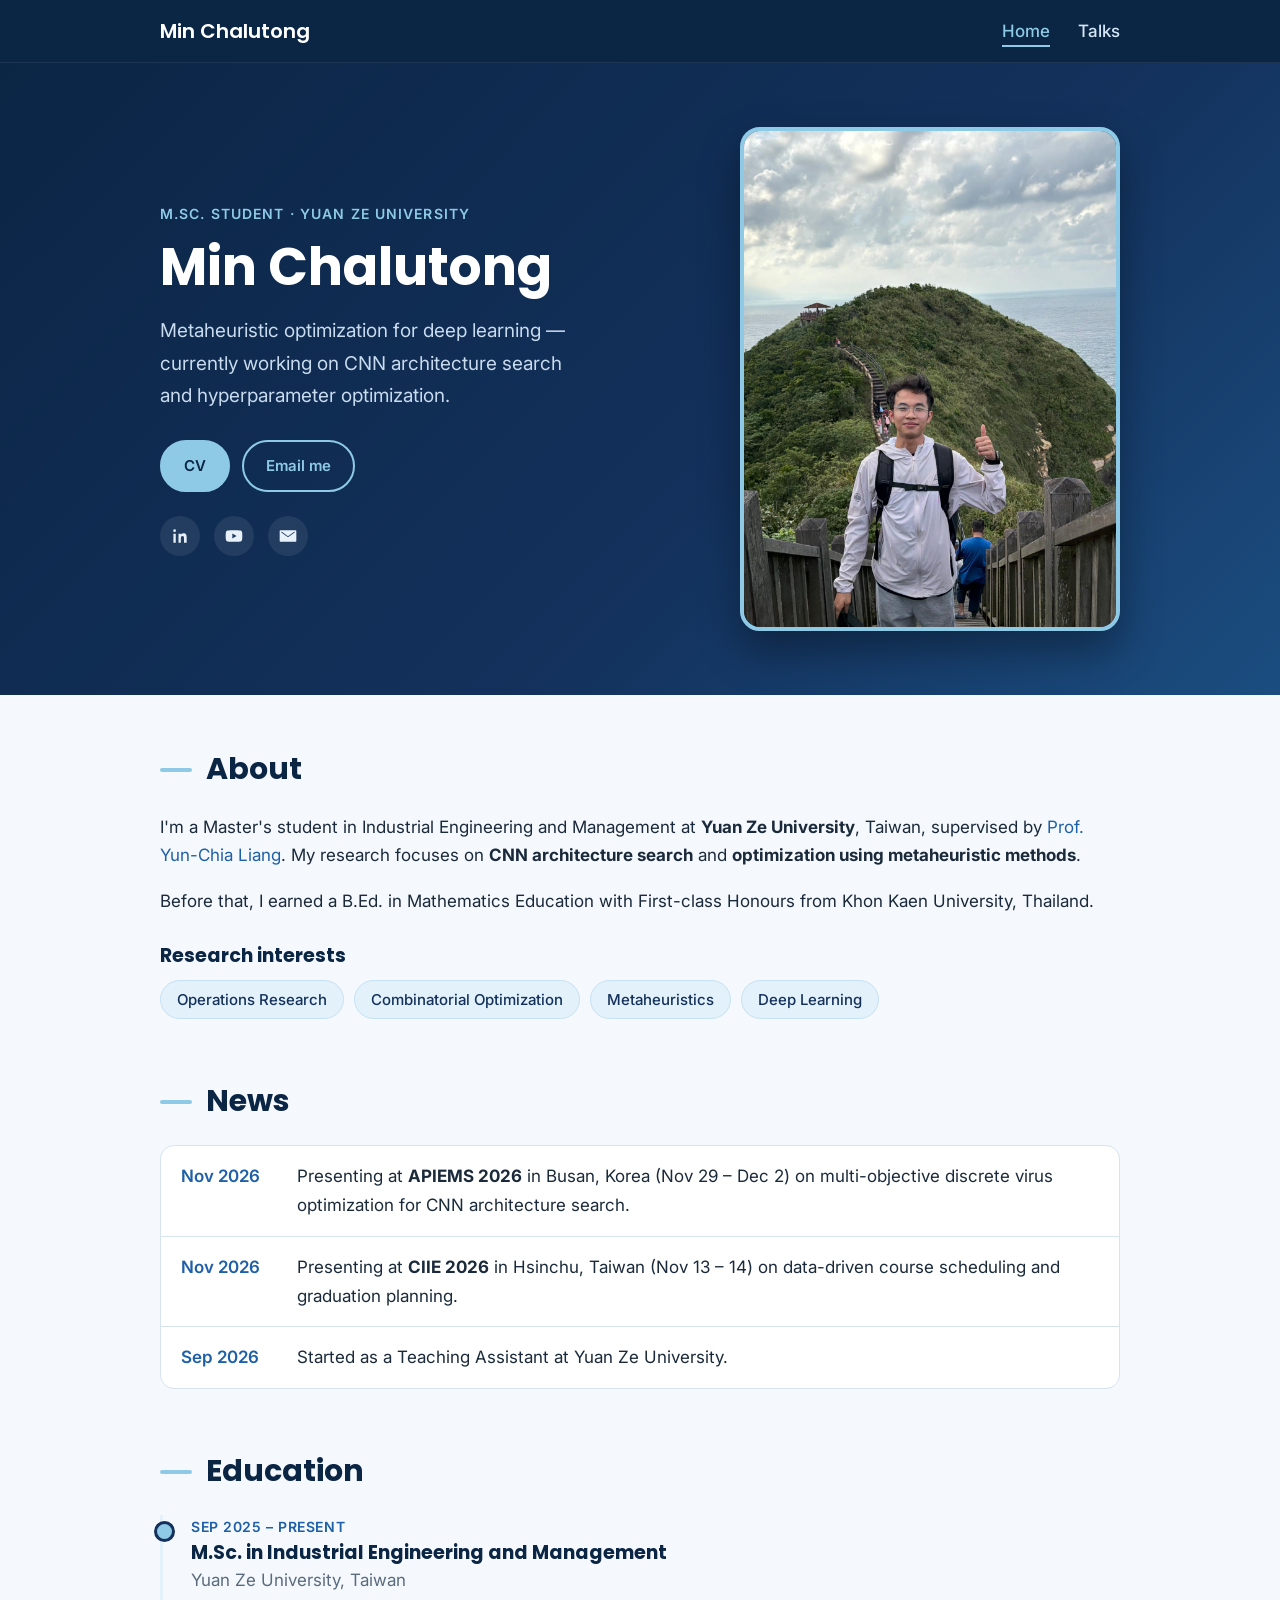
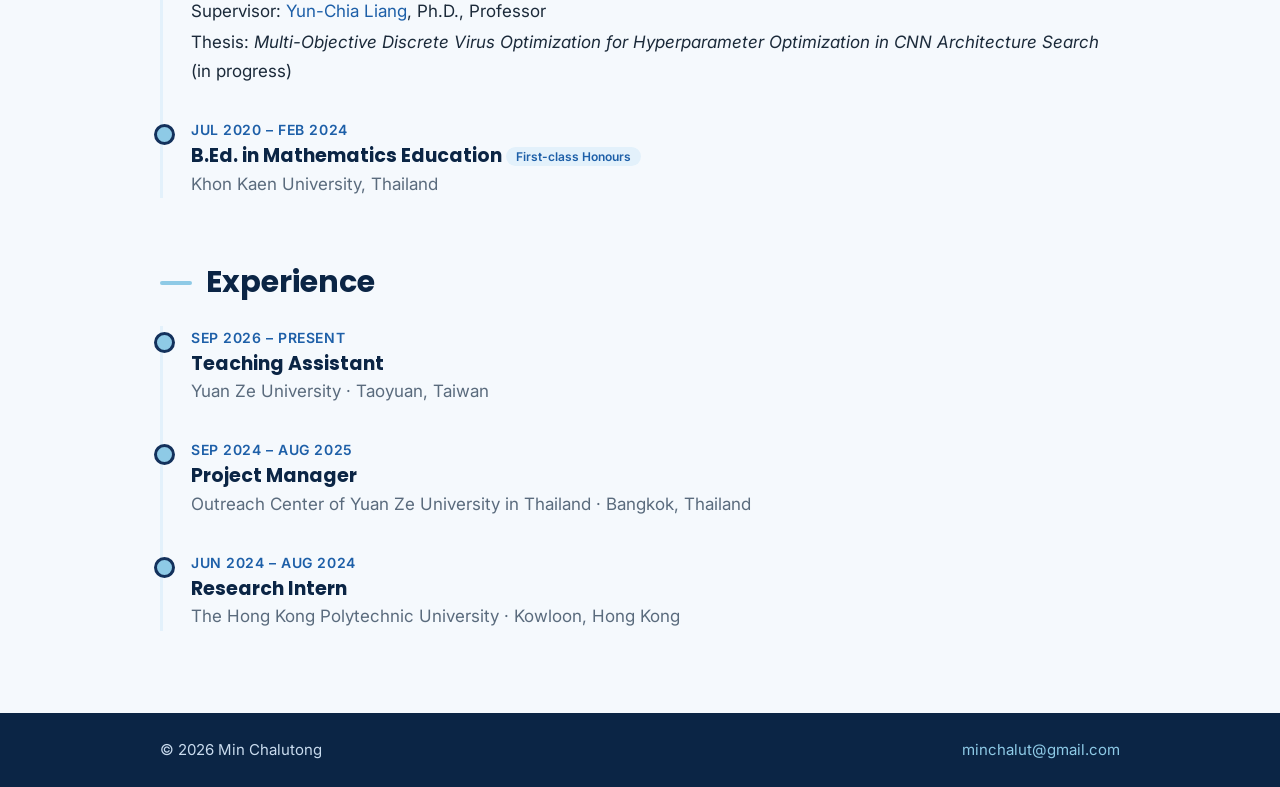
<file: index.html>
<!DOCTYPE html>
<!--
  ============================================================
  index.html  —  the HOME page.
  GitHub Pages shows this file at https://minchalut6.github.io/

  Quick HTML reminder:
    <tag> content </tag>     an "element"
    <tag attribute="value">  extra info about the element
    class="..."              a name that style.css uses to style it
  ============================================================
-->
<html lang="en">
<head>
  <meta charset="UTF-8">
  <meta name="viewport" content="width=device-width, initial-scale=1.0">
  <title>Min Chalutong</title>
  <meta name="description" content="Min Chalutong — M.Sc. student in Industrial Engineering and Management at Yuan Ze University, working on metaheuristics and CNN architecture search.">
  <!-- Tells search engines the "official" address of this page -->
  <link rel="canonical" href="https://minchalut6.github.io/">

  <!-- ===== Search engines & social sharing (SEO) ===== -->
  <!-- Preview card when the link is shared on LinkedIn, Facebook, LINE, etc. -->
  <meta property="og:type" content="profile">
  <meta property="og:title" content="Min Chalutong">
  <meta property="og:description" content="M.Sc. student in Industrial Engineering and Management at Yuan Ze University, working on metaheuristics and CNN architecture search.">
  <meta property="og:url" content="https://minchalut6.github.io/">
  <meta property="og:image" content="https://minchalut6.github.io/images/profile.jpg">
  <!-- Google Search Console ownership check (do not delete) -->
  <meta name="google-site-verification" content="nhiqWcBtkX6SnHb-6p_S362pERE7hhwOpHmnBZCYz-Y">

  <!-- Structured data: tells Google "this page is about a person named Min Chalutong" -->
  <script type="application/ld+json">
  {
    "@context": "https://schema.org",
    "@type": "Person",
    "name": "Min Chalutong",
    "url": "https://minchalut6.github.io/",
    "image": "https://minchalut6.github.io/images/profile.jpg",
    "jobTitle": "M.Sc. Student",
    "affiliation": { "@type": "CollegeOrUniversity", "name": "Yuan Ze University" },
    "alumniOf": { "@type": "CollegeOrUniversity", "name": "Khon Kaen University" },
    "knowsAbout": ["Operations Research", "Combinatorial Optimization", "Metaheuristics", "Deep Learning"],
    "email": "mailto:minchalut@gmail.com",
    "sameAs": [
      "https://www.linkedin.com/in/minchalut/",
      "https://www.youtube.com/@techamabymin"
    ]
  }
  </script>

  <!-- Fonts: Poppins for headings, Inter for body text -->
  <link rel="preconnect" href="https://fonts.googleapis.com">
  <link rel="preconnect" href="https://fonts.gstatic.com" crossorigin>
  <link href="https://fonts.googleapis.com/css2?family=Inter:ital,wght@0,400;0,500;0,600;1,400&family=Poppins:wght@500;600;700&display=swap" rel="stylesheet">

  <!-- One stylesheet shared by every page -->
  <link rel="stylesheet" href="css/style.css">
</head>

<body>

  <!-- ===================== HEADER (copy onto every page) ===================== -->
  <header class="site-header">
    <div class="header-inner">
      <a class="site-title" href="index.html">Min Chalutong</a>

      <button class="menu-toggle" aria-label="Open menu" aria-expanded="false">&#9776;</button>

      <nav class="site-nav">
        <ul>
          <!-- class="active" marks the page you are on -->
          <li><a href="index.html" class="active">Home</a></li>
          <li><a href="talks.html">Talks</a></li>
        </ul>
      </nav>
    </div>
  </header>

  <!-- ===================== HERO (dark blue banner) ===================== -->
  <section class="hero">
    <div class="hero-inner">

      <div class="hero-text">
        <p class="eyebrow">M.Sc. Student &middot; Yuan Ze University</p>
        <h1>Min Chalutong</h1>
        <p class="tagline">
          Metaheuristic optimization for deep learning &mdash; currently
          working on CNN architecture search and hyperparameter optimization.
        </p>

        <!-- Buttons -->
        <div class="hero-buttons">
          <a class="btn btn-primary" href="https://drive.google.com/file/d/1kLM2oRilrE5D59pD0Rb7vYyxxCXXcZj1/view?usp=sharing" target="_blank" rel="noopener">CV</a>
          <a class="btn btn-outline" href="mailto:minchalut@gmail.com">Email me</a>
        </div>

        <!-- Social icons: replace the YOUR-... parts with your real links -->
        <div class="social-links">
          <a href="https://www.linkedin.com/in/minchalut/" target="_blank" rel="noopener" aria-label="LinkedIn">
            <svg viewBox="0 0 24 24" aria-hidden="true"><path d="M6.9 9.3H4.1V20h2.8V9.3zM5.5 4a1.6 1.6 0 1 0 0 3.3A1.6 1.6 0 0 0 5.5 4zM20 13.6c0-2.9-.6-5-4-5-1.6 0-2.7.9-3.1 1.7V9.3h-2.7V20H13v-5.3c0-1.4.3-2.8 2-2.8s1.8 1.6 1.8 2.9V20H20v-6.4z"/></svg>
          </a>
          <a href="https://www.youtube.com/@techamabymin" target="_blank" rel="noopener" aria-label="YouTube">
            <svg viewBox="0 0 24 24" aria-hidden="true"><path d="M21.6 7.2a2.5 2.5 0 0 0-1.8-1.8C18.2 5 12 5 12 5s-6.2 0-7.8.4a2.5 2.5 0 0 0-1.8 1.8C2 8.8 2 12 2 12s0 3.2.4 4.8a2.5 2.5 0 0 0 1.8 1.8C5.8 19 12 19 12 19s6.2 0 7.8-.4a2.5 2.5 0 0 0 1.8-1.8c.4-1.6.4-4.8.4-4.8s0-3.2-.4-4.8zM10 15V9l5.2 3L10 15z"/></svg>
          </a>
          <a href="mailto:s1145456@mail.yzu.edu.tw" aria-label="University email">
            <svg viewBox="0 0 24 24" aria-hidden="true"><path d="M3 5h18a1 1 0 0 1 1 1v12a1 1 0 0 1-1 1H3a1 1 0 0 1-1-1V6a1 1 0 0 1 1-1zm9 7.2L4.6 7H4v.9l8 5.6 8-5.6V7h-.6L12 12.2z"/></svg>
          </a>
        </div>
      </div>

      <!-- Your photo. The original file is shown untouched; CSS only sets its display size. -->
      <div class="hero-photo">
        <img src="images/profile.jpg" width="1200" height="1600"
             alt="Min Chalutong giving a thumbs-up on a hiking trail by the sea">
      </div>

    </div>
  </section>

  <main class="container">

    <!-- ===================== ABOUT ===================== -->
    <section id="about" class="section">
      <h2>About</h2>
      <p>
        I'm a Master's student in Industrial Engineering and Management at
        <strong>Yuan Ze University</strong>, Taiwan, supervised by
        <a href="https://logistics.iem.yzu.edu.tw/teachers/Ycliang/Ycliang.htm" target="_blank" rel="noopener">Prof. Yun-Chia Liang</a>.
        My research focuses on <strong>CNN architecture search</strong> and
        <strong>optimization using metaheuristic methods</strong>.
      </p>
      <p>
        Before that, I earned a B.Ed. in Mathematics Education with First-class Honours
        from Khon Kaen University, Thailand.
      </p>

      <!-- Each interest is a "chip". Add or remove <li> lines freely. -->
      <h3>Research interests</h3>
      <ul class="chips">
        <li>Operations Research</li>
        <li>Combinatorial Optimization</li>
        <li>Metaheuristics</li>
        <li>Deep Learning</li>
      </ul>
    </section>

    <!-- ===================== NEWS =====================
         Newest at the top. Copy one <li> to add news. -->
    <section id="news" class="section">
      <h2>News</h2>
      <ul class="news-list">
        <li>
          <span class="news-date">Nov 2026</span>
          <span>Presenting at <strong>APIEMS 2026</strong> in Busan, Korea (Nov 29 &ndash; Dec 2) on multi-objective discrete virus optimization for CNN architecture search.</span>
        </li>
        <li>
          <span class="news-date">Nov 2026</span>
          <span>Presenting at <strong>CIIE 2026</strong> in Hsinchu, Taiwan (Nov 13 &ndash; 14) on data-driven course scheduling and graduation planning.</span>
        </li>
        <li>
          <span class="news-date">Sep 2026</span>
          <span>Started as a Teaching Assistant at Yuan Ze University.</span>
        </li>
      </ul>
    </section>

    <!-- ===================== EDUCATION (timeline) =====================
         Each item = one <li class="timeline-item">. Copy a whole block to add one. -->
    <section id="education" class="section">
      <h2>Education</h2>
      <ol class="timeline">
        <li class="timeline-item">
          <p class="timeline-date">Sep 2025 &ndash; Present</p>
          <h3>M.Sc. in Industrial Engineering and Management</h3>
          <p class="timeline-place">Yuan Ze University, Taiwan</p>
          <p>Supervisor: <a href="https://logistics.iem.yzu.edu.tw/teachers/Ycliang/Ycliang.htm" target="_blank" rel="noopener">Yun-Chia Liang</a>, Ph.D., Professor</p>
          <p>Thesis: <em>Multi-Objective Discrete Virus Optimization for Hyperparameter Optimization in CNN Architecture Search</em> (in progress)</p>
        </li>
        <li class="timeline-item">
          <p class="timeline-date">Jul 2020 &ndash; Feb 2024</p>
          <h3>B.Ed. in Mathematics Education <span class="badge">First-class Honours</span></h3>
          <p class="timeline-place">Khon Kaen University, Thailand</p>
        </li>
      </ol>
    </section>

    <!-- ===================== EXPERIENCE (timeline) ===================== -->
    <section id="experience" class="section">
      <h2>Experience</h2>
      <ol class="timeline">
        <li class="timeline-item">
          <p class="timeline-date">Sep 2026 &ndash; Present</p>
          <h3>Teaching Assistant</h3>
          <p class="timeline-place">Yuan Ze University &middot; Taoyuan, Taiwan</p>
        </li>
        <li class="timeline-item">
          <p class="timeline-date">Sep 2024 &ndash; Aug 2025</p>
          <h3>Project Manager</h3>
          <p class="timeline-place">Outreach Center of Yuan Ze University in Thailand &middot; Bangkok, Thailand</p>
        </li>
        <li class="timeline-item">
          <p class="timeline-date">Jun 2024 &ndash; Aug 2024</p>
          <h3>Research Intern</h3>
          <p class="timeline-place">The Hong Kong Polytechnic University &middot; Kowloon, Hong Kong</p>
        </li>
      </ol>
    </section>

  </main>

  <!-- ===================== FOOTER (copy onto every page) ===================== -->
  <footer class="site-footer">
    <div class="footer-inner">
      <p>&copy; 2026 Min Chalutong</p>
      <p><a href="mailto:minchalut@gmail.com">minchalut@gmail.com</a></p>
    </div>
  </footer>

  <script src="js/main.js"></script>
</body>
</html>
</file>
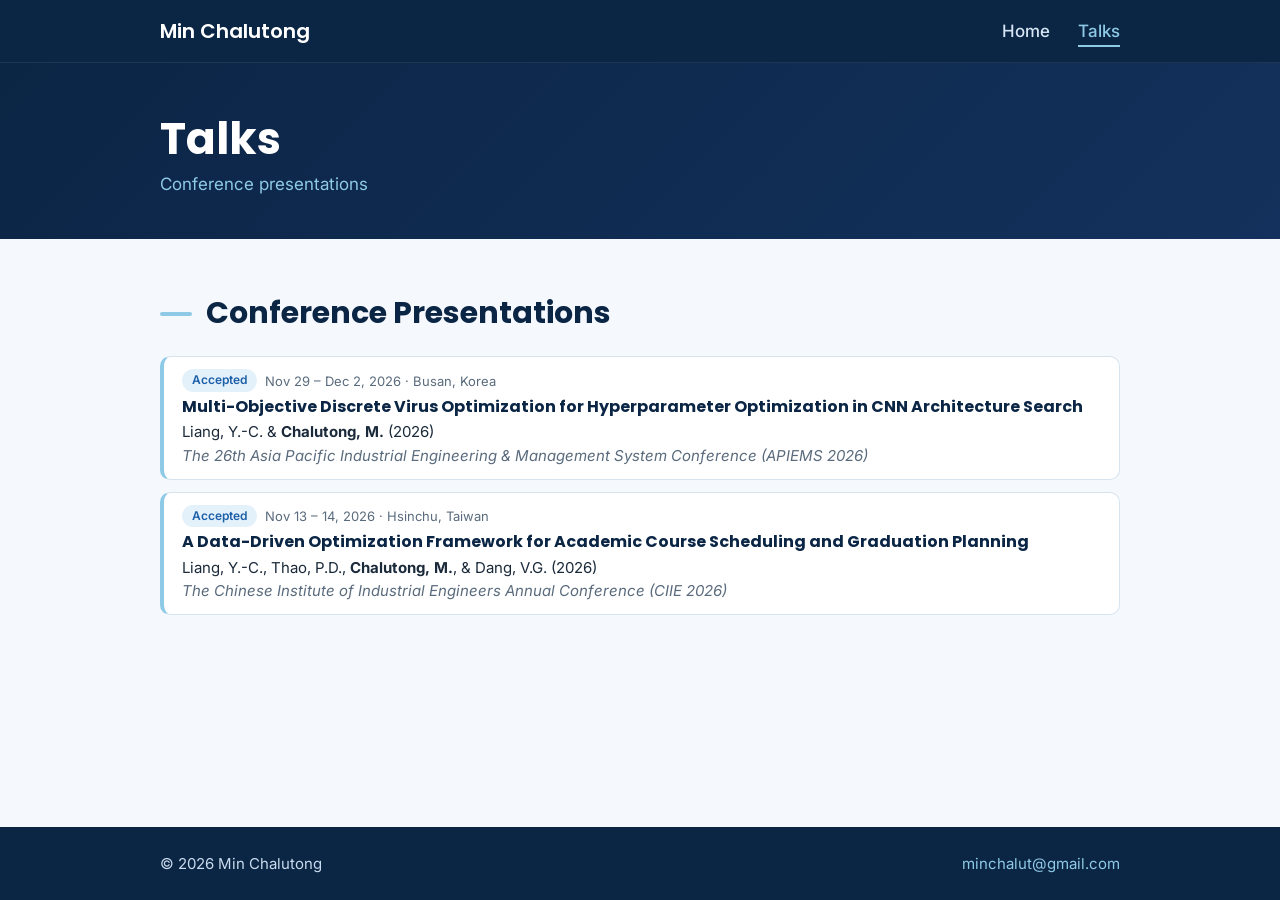
<file: talks.html>
<!DOCTYPE html>
<!--
  talks.html — the TALKS page.
  Header and footer are the same as index.html; only <main> changes.
-->
<html lang="en">
<head>
  <meta charset="UTF-8">
  <meta name="viewport" content="width=device-width, initial-scale=1.0">
  <title>Talks — Min Chalutong</title>
  <meta name="description" content="Conference presentations by Min Chalutong.">
  <link rel="canonical" href="https://minchalut6.github.io/talks.html">
  <meta property="og:title" content="Talks — Min Chalutong">
  <meta property="og:description" content="Conference presentations by Min Chalutong.">
  <meta property="og:url" content="https://minchalut6.github.io/talks.html">
  <meta property="og:image" content="https://minchalut6.github.io/images/profile.jpg">
  <link rel="preconnect" href="https://fonts.googleapis.com">
  <link rel="preconnect" href="https://fonts.gstatic.com" crossorigin>
  <link href="https://fonts.googleapis.com/css2?family=Inter:ital,wght@0,400;0,500;0,600;1,400&family=Poppins:wght@500;600;700&display=swap" rel="stylesheet">
  <link rel="stylesheet" href="css/style.css">
</head>

<body>

  <header class="site-header">
    <div class="header-inner">
      <a class="site-title" href="index.html">Min Chalutong</a>
      <button class="menu-toggle" aria-label="Open menu" aria-expanded="false">&#9776;</button>
      <nav class="site-nav">
        <ul>
          <li><a href="index.html">Home</a></li>
          <li><a href="talks.html" class="active">Talks</a></li>
        </ul>
      </nav>
    </div>
  </header>

  <!-- Small dark-blue banner at the top of inner pages -->
  <section class="page-banner">
    <div class="container">
      <h1>Talks</h1>
      <p>Conference presentations</p>
    </div>
  </section>

  <main class="container">
    <section class="section">
      <h2>Conference Presentations</h2>

      <!-- Each talk is one <li class="card">. Newest at the top.
           Copy a whole <li> ... </li> block to add a talk. -->
      <ul class="card-list">
        <li class="card">
          <div class="card-meta">
            <span class="badge">Accepted</span>
            <span>Nov 29 &ndash; Dec 2, 2026 &middot; Busan, Korea</span>
          </div>
          <h3>Multi-Objective Discrete Virus Optimization for Hyperparameter Optimization in CNN Architecture Search</h3>
          <p class="authors">Liang, Y.-C. &amp; <strong>Chalutong, M.</strong> (2026)</p>
          <p class="venue">The 26th Asia Pacific Industrial Engineering &amp; Management System Conference (APIEMS 2026)</p>
        </li>
        <li class="card">
          <div class="card-meta">
            <span class="badge">Accepted</span>
            <span>Nov 13 &ndash; 14, 2026 &middot; Hsinchu, Taiwan</span>
          </div>
          <h3>A Data-Driven Optimization Framework for Academic Course Scheduling and Graduation Planning</h3>
          <p class="authors">Liang, Y.-C., Thao, P.D., <strong>Chalutong, M.</strong>, &amp; Dang, V.G. (2026)</p>
          <p class="venue">The Chinese Institute of Industrial Engineers Annual Conference (CIIE 2026)</p>
        </li>
      </ul>
    </section>
  </main>

  <footer class="site-footer">
    <div class="footer-inner">
      <p>&copy; 2026 Min Chalutong</p>
      <p><a href="mailto:minchalut@gmail.com">minchalut@gmail.com</a></p>
    </div>
  </footer>

  <script src="js/main.js"></script>
</body>
</html>
</file>
<file: css/style.css>
/* ============================================================
   style.css — the design for EVERY page.

   selector { property: value; }
     body          → the <body> tag
     .hero         → anything with class="hero"
     .site-nav a   → <a> tags inside class="site-nav"
   ============================================================ */


/* ---------- 1. Colours & fonts (change here = changes everywhere) ---------- */
:root {
  --navy:        #0b2545;   /* dark blue: header, hero, footer   */
  --navy-2:      #13315c;   /* slightly lighter dark blue        */
  --blue:        #1d5fa8;   /* links and headings accents        */
  --light-blue:  #8ecae6;   /* light blue: highlights on dark bg */
  --pale-blue:   #e3f1fb;   /* very light blue: chips, badges    */
  --page-bg:     #f5f9fd;   /* page background                   */
  --card-bg:     #ffffff;
  --text:        #1b2a3a;
  --text-muted:  #5a6b7d;
  --border:      #d6e4f0;

  --heading-font: "Poppins", sans-serif;
  --body-font:    "Inter", sans-serif;
  --max-width:    1000px;
  --radius:       14px;
}


/* ---------- 2. Basics ---------- */
* { box-sizing: border-box; }

html { scroll-behavior: smooth; }

body {
  margin: 0;
  font-family: var(--body-font);
  font-size: 17px;
  line-height: 1.7;
  color: var(--text);
  background: var(--page-bg);
  /* keeps the footer at the bottom even on short pages */
  min-height: 100vh;
  display: flex;
  flex-direction: column;
}

body > main { flex: 1; width: 100%; }

a { color: var(--blue); text-decoration: none; }
a:hover { text-decoration: underline; }

h1, h2, h3 {
  font-family: var(--heading-font);
  line-height: 1.25;
  color: var(--navy);
}

img { max-width: 100%; }

.container {
  max-width: var(--max-width);
  margin: 0 auto;
  padding: 0 20px;
}


/* ---------- 3. Header & navigation ---------- */
.site-header {
  position: sticky;                /* stays at top while scrolling */
  top: 0;
  z-index: 10;
  background: var(--navy);
  border-bottom: 1px solid rgba(255, 255, 255, 0.08);
}

.header-inner {
  max-width: var(--max-width);
  margin: 0 auto;
  padding: 14px 20px;
  display: flex;                   /* title left, menu right */
  align-items: center;
  justify-content: space-between;
}

.site-title {
  font-family: var(--heading-font);
  font-weight: 600;
  font-size: 20px;
  color: #fff;
}
.site-title:hover { text-decoration: none; color: var(--light-blue); }

.site-nav ul {
  list-style: none;
  margin: 0;
  padding: 0;
  display: flex;
  gap: 28px;
}

.site-nav a {
  color: #d6e6f5;
  font-weight: 500;
  padding: 4px 0;
  border-bottom: 2px solid transparent;
}

.site-nav a:hover,
.site-nav a.active {
  color: var(--light-blue);
  text-decoration: none;
  border-bottom-color: var(--light-blue);   /* light-blue underline on current page */
}

.menu-toggle {                     /* hamburger, only shown on phones */
  display: none;
  background: none;
  border: none;
  color: #fff;
  font-size: 26px;
  cursor: pointer;
}


/* ---------- 4. Hero (big dark-blue banner on Home) ---------- */
.hero {
  background: linear-gradient(135deg, var(--navy) 0%, var(--navy-2) 60%, #1b4d80 100%);
  color: #e8f1fa;
}

.hero-inner {
  max-width: var(--max-width);
  margin: 0 auto;
  padding: 64px 20px;
  display: grid;
  grid-template-columns: 1.3fr 1fr;   /* text column wider than photo column */
  gap: 48px;
  align-items: center;
}

.eyebrow {
  margin: 0 0 8px;
  color: var(--light-blue);
  font-weight: 600;
  letter-spacing: 0.08em;
  text-transform: uppercase;
  font-size: 14px;
}

.hero h1 {
  margin: 0 0 16px;
  font-size: 52px;
  color: #fff;
}

.tagline {
  margin: 0 0 28px;
  font-size: 19px;
  color: #c9dbee;
  max-width: 34ch;                    /* keeps lines a comfortable length */
}

.hero-buttons {
  display: flex;
  flex-wrap: wrap;
  gap: 12px;
  margin-bottom: 24px;
}

.btn {
  display: inline-block;
  padding: 11px 22px;
  border-radius: 999px;               /* pill shape */
  font-weight: 600;
  font-size: 15px;
  border: 2px solid var(--light-blue);
}
.btn:hover { text-decoration: none; transform: translateY(-1px); }

.btn-primary { background: var(--light-blue); color: var(--navy); }
.btn-outline { background: transparent;       color: var(--light-blue); }
.btn-outline:hover { background: rgba(142, 202, 230, 0.12); }

.social-links { display: flex; gap: 14px; }

.social-links a {
  display: grid;
  place-items: center;
  width: 40px;
  height: 40px;
  border-radius: 50%;
  background: rgba(255, 255, 255, 0.08);
}
.social-links a:hover { background: rgba(142, 202, 230, 0.25); }

.social-links svg { width: 20px; height: 20px; fill: #e8f1fa; }

.hero-photo img {
  display: block;
  width: 100%;
  max-width: 380px;
  height: auto;                       /* keeps the photo's real proportions */
  margin-left: auto;
  border-radius: 20px;
  border: 4px solid var(--light-blue);
  box-shadow: 0 20px 40px rgba(0, 0, 0, 0.35);
}


/* ---------- 5. Page banner (smaller dark banner on inner pages) ---------- */
.page-banner {
  background: linear-gradient(135deg, var(--navy) 0%, var(--navy-2) 100%);
  padding: 48px 0 40px;
}
.page-banner h1 { margin: 0; color: #fff; font-size: 44px; }
.page-banner p  { margin: 4px 0 0; color: var(--light-blue); }


/* ---------- 6. Sections ---------- */
.section { padding: 56px 0 8px; }

.section h2 {
  font-size: 30px;
  margin: 0 0 24px;
  display: flex;
  align-items: center;
  gap: 14px;
}

/* the short light-blue line before every section title */
.section h2::before {
  content: "";
  width: 32px;
  height: 4px;
  border-radius: 2px;
  background: var(--light-blue);
}

.section h3 { font-size: 19px; margin: 28px 0 12px; }


/* Chips (research interests) */
.chips {
  list-style: none;
  padding: 0;
  margin: 0;
  display: flex;
  flex-wrap: wrap;
  gap: 10px;
}
.chips li {
  background: var(--pale-blue);
  color: var(--navy-2);
  border: 1px solid #c5e1f4;
  padding: 6px 16px;
  border-radius: 999px;
  font-size: 15px;
  font-weight: 500;
}

/* Small label, e.g. "First-class Honours", "Accepted" */
.badge {
  display: inline-block;
  background: var(--pale-blue);
  color: var(--blue);
  font-family: var(--body-font);
  font-size: 12px;
  font-weight: 600;
  padding: 2px 10px;
  border-radius: 999px;
  vertical-align: middle;
}


/* News list */
.news-list {
  list-style: none;
  padding: 0;
  margin: 0;
  background: var(--card-bg);
  border: 1px solid var(--border);
  border-radius: var(--radius);
}
.news-list li {
  display: grid;
  grid-template-columns: 100px 1fr;   /* date column + text column */
  gap: 16px;
  padding: 16px 20px;
}
.news-list li + li { border-top: 1px solid var(--border); }   /* line between items */

.news-date {
  font-weight: 600;
  color: var(--blue);
  white-space: nowrap;
}


/* Timeline (education & experience) */
.timeline {
  list-style: none;
  margin: 0;
  padding: 0 0 0 28px;
  border-left: 3px solid var(--pale-blue);   /* the vertical line */
}

.timeline-item {
  position: relative;
  padding-bottom: 28px;
}
.timeline-item:last-child { padding-bottom: 0; }

/* the dot on the line */
.timeline-item::before {
  content: "";
  position: absolute;
  left: -37px;
  top: 6px;
  width: 15px;
  height: 15px;
  border-radius: 50%;
  background: var(--light-blue);
  border: 3px solid var(--navy-2);
}

.timeline-item h3 { margin: 2px 0 2px; }
.timeline-item p  { margin: 2px 0; }

.timeline-date {
  font-size: 14px;
  font-weight: 600;
  color: var(--blue);
  text-transform: uppercase;
  letter-spacing: 0.04em;
}
.timeline-place { color: var(--text-muted); }


/* Cards (talks page) */
.card-list {
  list-style: none;
  padding: 0;
  margin: 0;
  display: grid;
  gap: 12px;                         /* space between talks */
}

/* Compact talk card: small padding and fonts so many talks fit on screen */
.card {
  background: var(--card-bg);
  border: 1px solid var(--border);
  border-left: 4px solid var(--light-blue);
  border-radius: 10px;
  padding: 12px 18px;
  font-size: 15px;
  line-height: 1.55;
}

.card-meta {
  display: flex;
  flex-wrap: wrap;
  align-items: center;
  gap: 8px;
  font-size: 13px;
  color: var(--text-muted);
}

.card h3 { margin: 4px 0 2px; font-size: 16px; line-height: 1.4; }
.card p  { margin: 0; }
.card .venue { font-style: italic; color: var(--text-muted); }


/* ---------- 7. Footer ---------- */
.site-footer {
  margin-top: 72px;
  background: var(--navy);
  color: #c9dbee;
  font-size: 15px;
}
.footer-inner {
  max-width: var(--max-width);
  margin: 0 auto;
  padding: 24px 20px;
  display: flex;
  flex-wrap: wrap;
  justify-content: space-between;
  gap: 8px;
}
.footer-inner p { margin: 0; }
.site-footer a  { color: var(--light-blue); }


/* ---------- 8. Phones & small screens ----------
   Rules inside here only apply when the screen is 760px wide or less. */
@media (max-width: 760px) {
  .menu-toggle { display: block; }

  .site-nav {
    display: none;                  /* hidden until hamburger is tapped */
    position: absolute;
    top: 100%;
    left: 0;
    right: 0;
    background: var(--navy);
    border-top: 1px solid rgba(255, 255, 255, 0.08);
  }
  .site-nav.open { display: block; } /* js/main.js adds "open" */

  .site-nav ul {
    flex-direction: column;
    gap: 0;
    padding: 8px 20px 16px;
  }
  .site-nav li { padding: 8px 0; }

  .hero-inner {
    grid-template-columns: 1fr;      /* one column: photo on top, text below */
    padding: 40px 20px 48px;
    gap: 28px;
  }
  .hero-photo { order: -1; }         /* move photo above the text */
  .hero-photo img { max-width: 260px; margin: 0 auto; }
  .hero h1 { font-size: 38px; }
  .tagline { font-size: 17px; }

  .news-list li { grid-template-columns: 1fr; gap: 2px; }

  .section { padding-top: 44px; }
  .section h2 { font-size: 26px; }
  .page-banner h1 { font-size: 36px; }
}
</file>
